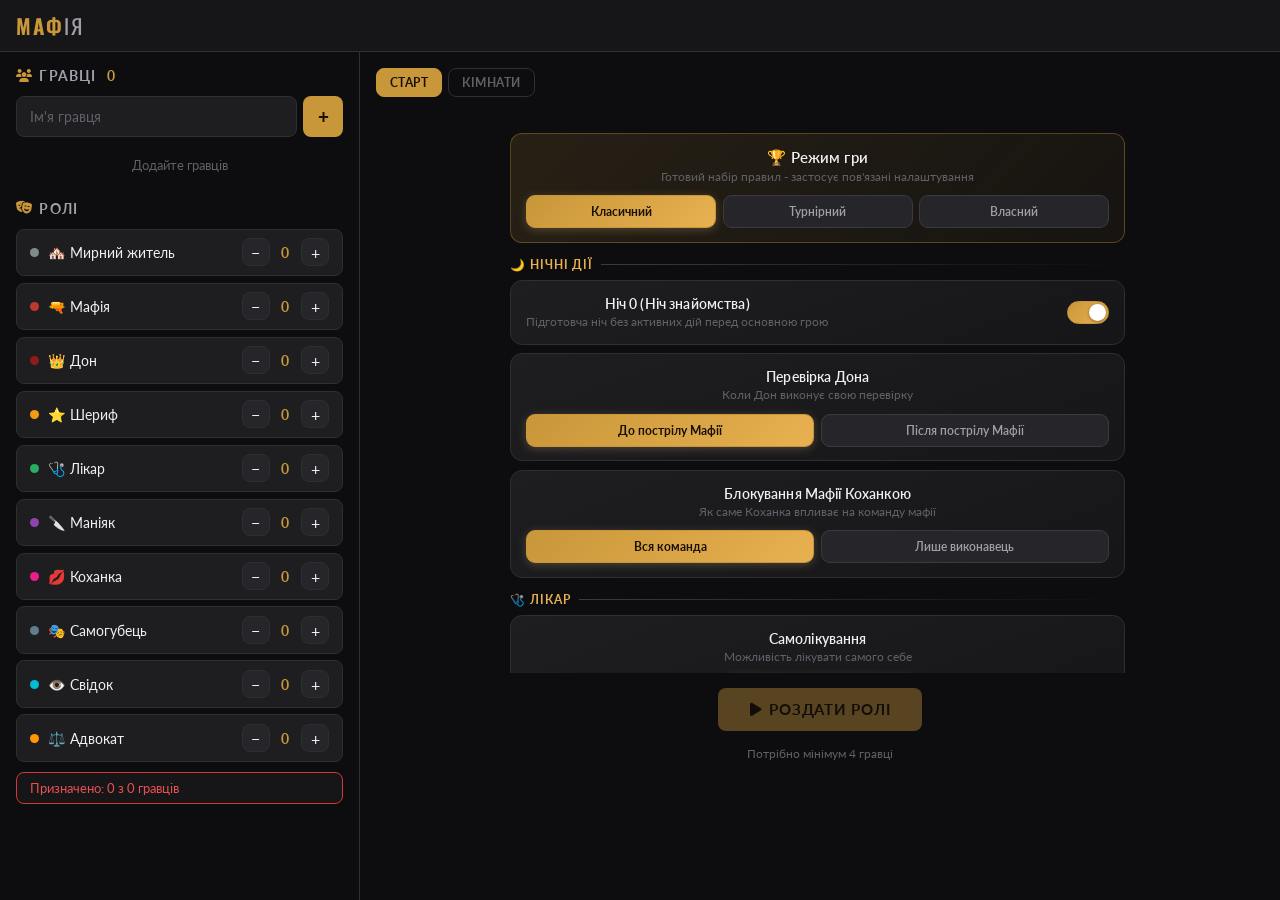
<file: mafia/game.html>
<!DOCTYPE html>
<html lang="uk">
<head>
  <meta charset="UTF-8">
  <meta name="viewport" content="width=device-width, initial-scale=1.0, maximum-scale=1.0">
  <title>Ігрова кімната - Мафія</title>
  <link href="https://fonts.googleapis.com/css2?family=Oswald:wght@400;500;600;700&family=Lato:wght@300;400;700&display=swap" rel="stylesheet">
  <link rel="stylesheet" href="https://cdnjs.cloudflare.com/ajax/libs/font-awesome/6.5.1/css/all.min.css">
  <link rel="stylesheet" href="style.css">
</head>
<body>
<div class="app" id="app">

  <nav class="nav">
    <a href="index.html" class="nav-logo" id="navLogo">МАФ<span>ІЯ</span></a>
    <div class="nav-right">
    </div>
  </nav>

  <!-- SETUP -->
  <div class="screen" id="setupScreen">
    <div class="setup-layout">
      <div class="setup-panel left">
        <div style="margin-bottom:1.25rem">
          <div class="section-title">
            <i class="fas fa-users"></i> Гравці
            <span id="playerCountBadge" style="color:var(--accent);margin-left:.3rem">0</span>
          </div>
          <div class="player-add-row">
            <input type="text" id="playerNameInput" placeholder="Ім'я гравця" maxlength="20" autocomplete="off">
            <button class="add-btn" id="addPlayerBtn">+</button>
          </div>
          <div class="player-list" id="playerList"></div>
        </div>
        <div>
          <div class="section-title"><i class="fas fa-masks-theater"></i> Ролі</div>
          <div class="roles-grid" id="rolesGrid"></div>
          <div class="roles-summary warn" id="rolesSummary">Додайте гравців і призначте ролі</div>
        </div>
      </div>
      <div class="setup-panel">
        <div class="setup-tabs">
          <button class="setup-tab active" data-tab="start">Старт</button>
          <button class="setup-tab" data-tab="rooms">Кімнати</button>
        </div>
        <div id="tabStart">
          <div class="setup-start">
            <div id="settingsSection" style="width:100%;max-width:620px;max-height:60vh;overflow-y:auto;padding-right:.3rem"></div>
            <button class="btn-primary" id="startIntroBtn" disabled style="font-size:.95rem;padding:.8rem 2rem">
              <i class="fas fa-play"></i> Роздати ролі
            </button>
            <div style="font-size:.78rem;color:var(--text3)" id="startHint">Додайте гравців та призначте ролі</div>
          </div>
        </div>
        <div id="tabRooms" style="display:none">
          <div style="margin-bottom:.75rem">
            <button class="btn-ghost btn-sm" id="saveRoomBtn" style="width:100%;justify-content:center">
              <i class="fas fa-save"></i> Зберегти поточну кімнату
            </button>
          </div>
          <div class="room-list" id="savedRoomsList"></div>
          <div style="color:var(--text3);font-size:.8rem;text-align:center;padding:.75rem;display:none" id="noRoomsMsg">Немає збережених кімнат</div>
        </div>
      </div>
    </div>
  </div>

  <!-- INTRO -->
  <div class="screen" id="introScreen">
    <div class="intro-screen-content">
      <div class="intro-progress">
        Гравець <strong id="introCurrentName">-</strong>
        <span id="introProgress"></span>
      </div>
      <div class="card-flip-wrap">
        <div class="card-flip" id="roleCard">
          <div class="card-face card-back-face">
            <div class="card-back-logo">МАФІЯ</div>
            <div class="card-back-sub">натисни щоб відкрити</div>
          </div>
          <div class="card-face card-front-face" id="cardFrontContent"></div>
        </div>
      </div>
      <div class="intro-actions">
        <button class="btn-secondary" id="introNextBtn" style="visibility:hidden">
          <i class="fas fa-arrow-right"></i> Наступний
        </button>
        <button class="btn-primary" id="introStartGameBtn" style="visibility:hidden">
          <i class="fas fa-moon"></i> Місто засинає
        </button>
        <button class="btn-ghost" id="introSkipBtn" style="opacity:.4;font-size:.78rem">
          <i class="fas fa-forward-fast"></i> [тест] пропустити картки
        </button>
      </div>
    </div>
  </div>

  <!-- GAME -->
  <div class="screen" id="gameScreen">
    <div class="phase-bar" id="phaseBar">
      <div class="phase-title" id="phaseTitle"><i class="fas fa-moon"></i> Ніч 0</div>
      <div class="timer-wrap">
        <button class="timer-btn timer-adj-hide" id="timerMinus" title="−15с"><i class="fas fa-minus"></i></button>
        <div class="timer-display stopped" id="timerDisplay">1:00</div>
        <button class="timer-btn" id="timerStartBtn" title="Старт/Пауза"><i class="fas fa-play"></i></button>
        <button class="timer-btn" id="timerReset" title="Скинути"><i class="fas fa-undo"></i></button>
        <button class="timer-btn timer-adj-hide" id="timerPlus" title="+15с"><i class="fas fa-plus"></i></button>
      </div>
      <div class="phase-actions">
        <button class="btn-ghost btn-sm" id="nextPhaseBtn">
          <i class="fas fa-forward"></i> <span id="nextPhaseLabel">День 1</span>
        </button>
        <button class="btn-danger btn-sm" id="endGameBtn" title="Завершити гру"><i class="fas fa-stop"></i></button>
      </div>
    </div>
    <div class="game-body">
      <div class="game-main" id="gameMain">
        <div id="nightActionsSection"></div>
        <div id="dayVotingSection"></div>
        <div>
          <div class="players-section-title">
            <i class="fas fa-user-check"></i> Активні
            <span id="aliveCountLabel" style="color:var(--accent);margin-left:.25rem"></span>
          </div>
          <div class="players-grid" id="alivePlayersGrid"></div>
          <div id="deadSection" style="display:none">
            <div class="players-section-title" style="margin-top:.75rem">
              <i class="fas fa-skull"></i> Вибули
              <span id="deadCountLabel" style="color:var(--text3);margin-left:.25rem"></span>
            </div>
            <div class="players-grid" id="deadPlayersGrid"></div>
          </div>
        </div>
      </div>
      <div class="game-sidebar">
        <div class="sidebar-tabs">
          <button class="stab active" data-stab="log">Лог</button>
          <button class="stab" data-stab="stats">Стан</button>
          <button class="stab" data-stab="notes">Нотатки</button>
        </div>
        <div class="sidebar-content" id="sidebarContent">
          <div id="logTab"><div id="eventLog"></div></div>
          <div id="statsTab" style="display:none"></div>
          <div id="notesTab" style="display:none;height:100%">
            <textarea class="notes-area" id="notesArea" placeholder="Нотатки ведучого..."></textarea>
          </div>
        </div>
      </div>
    </div>
  </div>

  <!-- END -->
  <div class="screen" id="endScreen">
    <div class="end-screen-content" id="endScreenContent">
      <div class="win-badge" id="winBadge"></div>
      <div class="win-title" id="winTitle"></div>
      <div class="win-subtitle" id="winSubtitle"></div>
      <div class="win-summary" id="winSummary"></div>
      <div style="display:flex;gap:.75rem;flex-wrap:wrap;justify-content:center">
        <button class="btn-primary" id="newGameAfterBtn"><i class="fas fa-redo"></i> Нова гра</button>
        <button class="btn-ghost" id="saveScreenshotBtn"><i class="fas fa-camera"></i> Зберегти фото</button>
      </div>
    </div>
  </div>

  <!-- MODAL -->
  <div class="modal-overlay" id="modalOverlay" style="display:none">
    <div class="modal-box">
      <div class="modal-title" id="modalTitle"></div>
      <div id="modalBody"></div>
      <div class="modal-actions" id="modalActions"></div>
    </div>
  </div>

  <!-- OVERLAYS -->
  <div class="t-overlay night-ov" id="nightOverlay" style="display:none">
    <div class="t-overlay-icon">🌙</div>
    <div class="t-overlay-text" id="nightOverlayText">НАСТАЄ НІЧ</div>
    <div class="t-overlay-sub">Всі одягають маски</div>
    <div class="t-overlay-cont">Торкнись будь-де щоб продовжити</div>
  </div>
  <div class="t-overlay day-ov" id="dayOverlay" style="display:none">
    <div class="t-overlay-icon" id="dayOverlayIcon">☀️</div>
    <div class="t-overlay-text">НАСТАЄ РАНОК</div>
    <div class="t-overlay-result" id="dayOverlayResult"></div>
    <div class="t-overlay-cont">Торкнись будь-де щоб продовжити</div>
  </div>

</div>
<script src="script.js"></script>
</body>
</html>
</file>
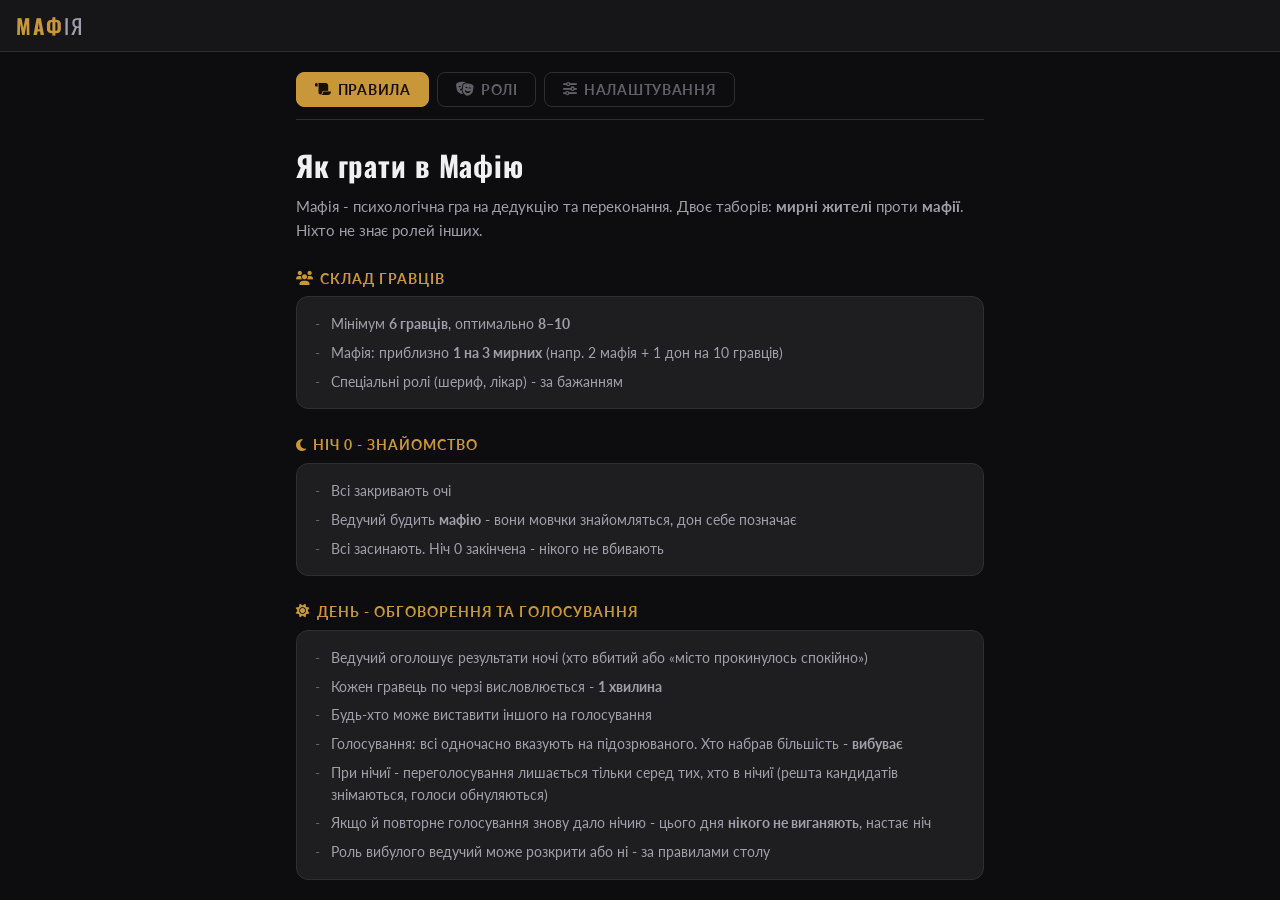
<file: mafia/rules.html>
<!DOCTYPE html>
<html lang="uk">
<head>
  <meta charset="UTF-8">
  <meta name="viewport" content="width=device-width, initial-scale=1.0, maximum-scale=1.0">
  <title>Правила та ролі - Мафія</title>
  <link href="https://fonts.googleapis.com/css2?family=Oswald:wght@400;500;600;700&family=Lato:wght@300;400;700&display=swap" rel="stylesheet">
  <link rel="stylesheet" href="https://cdnjs.cloudflare.com/ajax/libs/font-awesome/6.5.1/css/all.min.css">
  <link rel="stylesheet" href="style.css">
</head>
<body>
<div class="app">

  <nav class="nav">
    <a href="index.html" class="nav-logo">МАФ<span>ІЯ</span></a>
  </nav>

  <div class="screen active">
    <div class="info-page">

      <!-- Табс -->
      <div class="info-tabs" id="infoTabs">
        <button class="info-tab active" data-itab="rules">
          <i class="fas fa-scroll"></i> Правила
        </button>
        <button class="info-tab" data-itab="roles">
          <i class="fas fa-masks-theater"></i> Ролі
        </button>
        <button class="info-tab" data-itab="settings">
          <i class="fas fa-sliders"></i> Налаштування
        </button>
      </div>

      <!-- ── ПРАВИЛА ── -->
      <div id="itabRules" class="info-content">

        <div class="info-section">
          <h2 class="info-title">Як грати в Мафію</h2>
          <p class="info-lead">Мафія - психологічна гра на дедукцію та переконання. Двоє таборів: <strong>мирні жителі</strong> проти <strong>мафії</strong>. Ніхто не знає ролей інших.</p>
        </div>

        <div class="info-section">
          <div class="info-block-title"><i class="fas fa-users"></i> Склад гравців</div>
          <div class="info-card">
            <ul class="info-list">
              <li>Мінімум <strong>6 гравців</strong>, оптимально <strong>8–10</strong></li>
              <li>Мафія: приблизно <strong>1 на 3 мирних</strong> (напр. 2 мафія + 1 дон на 10 гравців)</li>
              <li>Спеціальні ролі (шериф, лікар) - за бажанням</li>
            </ul>
          </div>
        </div>

        <div class="info-section">
          <div class="info-block-title"><i class="fas fa-moon"></i> Ніч 0 - Знайомство</div>
          <div class="info-card">
            <ul class="info-list">
              <li>Всі закривають очі</li>
              <li>Ведучий будить <strong>мафію</strong> - вони мовчки знайомляться, дон себе позначає</li>
              <li>Всі засинають. Ніч 0 закінчена - нікого не вбивають</li>
            </ul>
          </div>
        </div>

        <div class="info-section">
          <div class="info-block-title"><i class="fas fa-sun"></i> День - Обговорення та голосування</div>
          <div class="info-card">
            <ul class="info-list">
              <li>Ведучий оголошує результати ночі (хто вбитий або «місто прокинулось спокійно»)</li>
              <li>Кожен гравець по черзі висловлюється - <strong>1 хвилина</strong></li>
              <li>Будь-хто може виставити іншого на голосування</li>
              <li>Голосування: всі одночасно вказують на підозрюваного. Хто набрав більшість - <strong>вибуває</strong></li>
              <li>При нічиї - переголосування лишається тільки серед тих, хто в нічиї (решта кандидатів знімаються, голоси обнуляються)</li>
              <li>Якщо й повторне голосування знову дало нічию - цього дня <strong>нікого не виганяють</strong>, настає ніч</li>
              <li>Роль вибулого ведучий може розкрити або ні - за правилами столу</li>
            </ul>
          </div>
        </div>

        <div class="info-section">
          <div class="info-block-title"><i class="fas fa-moon"></i> Ніч - Дії ролей</div>
          <div class="info-card">
            <ul class="info-list">
              <li>Всі закривають очі та мовчать</li>
              <li>Ведучий по черзі будить кожну роль. Стандартний порядок: <strong>Коханка → Адвокат → Дон → Мафія → Маніяк → Шериф → Лікар → Свідок</strong></li>
              <li>Позицію перевірки Дона (до чи після пострілу Мафії) можна змінити у вкладці «Налаштування» - детальніше там</li>
              <li>Кожна роль мовчки виконує свою дію (жестами або вказуванням)</li>
              <li>Всі засинають - ведучий обробляє дії</li>
            </ul>
          </div>
        </div>

        <div class="info-section">
          <div class="info-block-title"><i class="fas fa-star"></i> Кращий хід</div>
          <div class="info-card">
            <p class="info-text">Гравець, вбитий у <strong>першу бойову ніч</strong>, отримує право на «Кращий хід»: 20 секунд назвати трьох гравців яких він вважає мафією. Це єдиний шанс вплинути на гру після смерті.</p>
          </div>
        </div>

        <div class="info-section">
          <div class="info-block-title"><i class="fas fa-trophy"></i> Умови перемоги</div>
          <div class="info-cards-row">
            <div class="info-win-card civil">
              <div class="info-win-icon">🏆</div>
              <div class="info-win-title">Мирні перемагають</div>
              <div class="info-win-desc">Всі гравці мафії вибули з гри</div>
            </div>
            <div class="info-win-card mafia">
              <div class="info-win-icon">☠️</div>
              <div class="info-win-title">Мафія перемагає</div>
              <div class="info-win-desc">Кількість мафії ≥ кількості мирних</div>
            </div>
          </div>
        </div>

        <div class="info-section">
          <div class="info-block-title"><i class="fas fa-ban"></i> Фоли та дискваліфікація</div>
          <div class="info-card">
            <ul class="info-list">
              <li>Фол видається за порушення правил: підглядання вночі, зайві звуки, жести</li>
              <li><strong>3 фоли</strong> - попередження, гравець може продовжувати</li>
              <li><strong>4 фоли</strong> - дискваліфікація, гравець вибуває з гри (розкриття ролі при цьому залежить від налаштування «Розкриття ролей» у вкладці «Налаштування»)</li>
            </ul>
          </div>
        </div>

      </div>

      <!-- ── РОЛІ ── -->
      <div id="itabRoles" class="info-content" style="display:none">

        <div class="info-section">
          <h2 class="info-title">Ролі гравців</h2>
          <p class="info-lead">Кожен гравець отримує таємну роль. Ніхто крім ведучого не знає хто ким є.</p>
        </div>

        <!-- Мирний -->
        <div class="role-info-card team-civil-card">
          <div class="role-info-header">
            <span class="role-info-emoji">🏘️</span>
            <div>
              <div class="role-info-name">Мирний житель</div>
              <div class="role-info-team civil-team">Команда мирних</div>
            </div>
          </div>
          <p class="role-info-desc">Основа міста. Не має нічних дій, але є голосом совісті вдень.</p>
          <div class="role-info-grid">
            <div class="role-info-block">
              <div class="role-info-block-title">✅ Може</div>
              <ul class="info-list sm">
                <li>Вільно говорити і висувати версії вдень</li>
                <li>Голосувати за вибування підозрюваних</li>
                <li>Виявляти мафію логікою і спостереженням</li>
              </ul>
            </div>
            <div class="role-info-block">
              <div class="role-info-block-title">❌ Не може</div>
              <ul class="info-list sm">
                <li>Виконувати будь-які нічні дії</li>
                <li>Розкривати свою роль (якщо це не вигідно)</li>
              </ul>
            </div>
          </div>
          <div class="role-info-tip">💡 <strong>Порада:</strong> Слідкуй за поведінкою вдень - хто надто мовчить, хто надто активно захищає інших.</div>
        </div>

        <!-- Мафія -->
        <div class="role-info-card team-mafia-card">
          <div class="role-info-header">
            <span class="role-info-emoji">🔫</span>
            <div>
              <div class="role-info-name">Мафія</div>
              <div class="role-info-team mafia-team">Команда мафії</div>
            </div>
          </div>
          <p class="role-info-desc">Злочинець що прикидається мирним вдень і вбиває вночі.</p>
          <div class="role-info-grid">
            <div class="role-info-block">
              <div class="role-info-block-title">✅ Може</div>
              <ul class="info-list sm">
                <li>Вночі разом з командою вибирати жертву</li>
                <li>Вдень прикидатись мирним</li>
                <li>Брехати, переконувати, відводити підозри</li>
                <li>Знати хто є ким у своїй команді</li>
              </ul>
            </div>
            <div class="role-info-block">
              <div class="role-info-block-title">❌ Не може</div>
              <ul class="info-list sm">
                <li>Діяти самостійно - рішення командне</li>
                <li>Вбити більше однієї людини за ніч</li>
              </ul>
            </div>
          </div>
          <div class="role-info-tip">💡 <strong>Порада:</strong> Не мовч вдень - це підозріло. Активно звинувачуй мирних і захищай партнерів непомітно.</div>
        </div>

        <!-- Дон -->
        <div class="role-info-card team-mafia-card">
          <div class="role-info-header">
            <span class="role-info-emoji">👑</span>
            <div>
              <div class="role-info-name">Дон</div>
              <div class="role-info-team mafia-team">Команда мафії - Лідер</div>
            </div>
          </div>
          <p class="role-info-desc">Лідер мафії з додатковою здатністю - може вираховувати шерифа.</p>
          <div class="role-info-grid">
            <div class="role-info-block">
              <div class="role-info-block-title">✅ Може</div>
              <ul class="info-list sm">
                <li>Все що може звичайна мафія</li>
                <li>Вночі перевірити одного гравця: чи є він Шерифом</li>
                <li>Координувати команду мафії</li>
              </ul>
            </div>
            <div class="role-info-block">
              <div class="role-info-block-title">❌ Не може</div>
              <ul class="info-list sm">
                <li>Перевіряти більше одного гравця за ніч</li>
                <li>Перевірка показує тільки «Шериф / Не шериф»</li>
              </ul>
            </div>
          </div>
          <div class="role-info-tip">💡 <strong>Порада:</strong> Пріоритет - знайти і нейтралізувати шерифа поки він не розкрив всю команду.</div>
        </div>

        <!-- Шериф -->
        <div class="role-info-card team-civil-card">
          <div class="role-info-header">
            <span class="role-info-emoji">⭐</span>
            <div>
              <div class="role-info-name">Шериф</div>
              <div class="role-info-team civil-team">Команда мирних - Детектив</div>
            </div>
          </div>
          <p class="role-info-desc">Головний детектив міста. Щоночі перевіряє одного гравця на причетність до мафії.</p>
          <div class="role-info-grid">
            <div class="role-info-block">
              <div class="role-info-block-title">✅ Може</div>
              <ul class="info-list sm">
                <li>Щоночі перевірити одного гравця: мафія чи ні</li>
                <li>Ділитись інформацією з мирними вдень</li>
                <li>Відкритися як шериф щоб підтвердити підозри</li>
              </ul>
            </div>
            <div class="role-info-block">
              <div class="role-info-block-title">❌ Не може</div>
              <ul class="info-list sm">
                <li>Перевіряти більше одного гравця за ніч</li>
                <li>Відразу вбити знайденого мафіозі</li>
                <li>Розкриватись надто рано - стане мішенню</li>
              </ul>
            </div>
          </div>
          <div class="role-info-tip">💡 <strong>Порада:</strong> Не розкривайся поки не маєш достатньо інформації. Мафія полює на шерифа в першу чергу.</div>
        </div>

        <!-- Лікар -->
        <div class="role-info-card team-civil-card">
          <div class="role-info-header">
            <span class="role-info-emoji">🩺</span>
            <div>
              <div class="role-info-name">Лікар</div>
              <div class="role-info-team civil-team">Команда мирних - Захисник</div>
            </div>
          </div>
          <p class="role-info-desc">Рятує гравців від смерті. Якщо лікар вибере ту ж людину що мафія - вбивства не станеться.</p>
          <div class="role-info-grid">
            <div class="role-info-block">
              <div class="role-info-block-title">✅ Може</div>
              <ul class="info-list sm">
                <li>Щоночі рятувати одного гравця від вбивства</li>
                <li>Рятувати себе (але не більше одного разу за гру)</li>
                <li>Захищати підозрюваного шерифа</li>
              </ul>
            </div>
            <div class="role-info-block">
              <div class="role-info-block-title">❌ Не може</div>
              <ul class="info-list sm">
                <li>Рятувати одну людину два рази поспіль</li>
                <li>Знати хто мафія</li>
                <li>Рятувати вже вбитих або вигнаних</li>
              </ul>
            </div>
          </div>
          <div class="role-info-tip">💡 <strong>Порада:</strong> Намагайся вгадати хто стане мішенню. Захисти шерифа або найактивнішого мирного.</div>
        </div>

        <!-- Коханка -->
        <div class="role-info-card team-civil-card">
          <div class="role-info-header">
            <span class="role-info-emoji">💋</span>
            <div>
              <div class="role-info-name">Коханка</div>
              <div class="role-info-team civil-team">Команда мирних - Блокувальниця</div>
            </div>
          </div>
          <p class="role-info-desc">Вночі відвідує одного гравця і блокує його нічну дію - той не зможе вбити, лікувати, перевіряти чи захищати цієї ночі.</p>
          <div class="role-info-grid">
            <div class="role-info-block">
              <div class="role-info-block-title">✅ Може</div>
              <ul class="info-list sm">
                <li>Щоночі заблокувати дію одного гравця (мафії, дона, шерифа, лікаря, маніяка, адвоката чи свідка)</li>
                <li>Заздалегідь "знешкодити" підозрюваного мафіозі</li>
              </ul>
            </div>
            <div class="role-info-block">
              <div class="role-info-block-title">❌ Не може</div>
              <ul class="info-list sm">
                <li>Блокувати двох гравців за одну ніч</li>
                <li>Дізнатись чию саме роль вона заблокувала</li>
              </ul>
            </div>
          </div>
          <div class="role-info-tip">💡 <strong>Порада:</strong> Блокуй того, кого підозрюєш у мафії, навіть без підтвердження від шерифа - це може врятувати чиєсь життя.</div>
        </div>

        <!-- Маніяк -->
        <div class="role-info-card" style="border-left:3px solid rgba(142,68,173,.5)">
          <div class="role-info-header">
            <span class="role-info-emoji">🔪</span>
            <div>
              <div class="role-info-name">Маніяк</div>
              <div class="role-info-team" style="color:#9b59b6">Незалежний - Одинак</div>
            </div>
          </div>
          <p class="role-info-desc">Самотній вбивця поза командами. Вбиває вночі незалежно від мафії. Перемагає, якщо лишається останнім живим або один проти одного мирного.</p>
          <div class="role-info-grid">
            <div class="role-info-block">
              <div class="role-info-block-title">✅ Може</div>
              <ul class="info-list sm">
                <li>Щоночі обирати власну ціль для вбивства</li>
                <li>Діяти незалежно - навіть проти мафії</li>
                <li>Перемогти одноосібно, без союзників</li>
              </ul>
            </div>
            <div class="role-info-block">
              <div class="role-info-block-title">❌ Не може</div>
              <ul class="info-list sm">
                <li>Вбити більше однієї людини за ніч</li>
                <li>Перемогти, поки в живих лишається і мафія, і мирні</li>
              </ul>
            </div>
          </div>
          <div class="role-info-tip">💡 <strong>Порада:</strong> Вдень поводься як звичайний мирний - у тебе немає команди, яка тебе прикриє.</div>
        </div>

        <!-- Самогубець -->
        <div class="role-info-card" style="border-left:3px solid rgba(96,125,139,.5)">
          <div class="role-info-header">
            <span class="role-info-emoji">🎭</span>
            <div>
              <div class="role-info-name">Самогубець</div>
              <div class="role-info-team" style="color:#90a4ae">Незалежний - Особлива мета</div>
            </div>
          </div>
          <p class="role-info-desc">Незвичайна мета: хоче, щоб місто вигнало його голосуванням вдень. Перемагає одразу, якщо це станеться. Програє, якщо його вбили вночі.</p>
          <div class="role-info-grid">
            <div class="role-info-block">
              <div class="role-info-block-title">✅ Може</div>
              <ul class="info-list sm">
                <li>Перемогти одноосібно, якщо його вигнали голосуванням вдень</li>
                <li>Навмисно поводитись підозріло, щоб напроситись на вигнання</li>
              </ul>
            </div>
            <div class="role-info-block">
              <div class="role-info-block-title">❌ Не може</div>
              <ul class="info-list sm">
                <li>Перемогти, якщо його вбили вночі (мафія чи маніяк)</li>
                <li>Сам голосувати за власне вигнання - рішення завжди за містом</li>
              </ul>
            </div>
          </div>
          <div class="role-info-tip">💡 <strong>Порада:</strong> Розкажи історію, через яку хочеться тебе вигнати - але не настільки очевидну, щоб тебе вбили вночі замість цього.</div>
        </div>

        <!-- Свідок -->
        <div class="role-info-card team-civil-card">
          <div class="role-info-header">
            <span class="role-info-emoji">👁️</span>
            <div>
              <div class="role-info-name">Свідок</div>
              <div class="role-info-team civil-team">Команда мирних - Спостерігач</div>
            </div>
          </div>
          <p class="role-info-desc">Вночі стежить за одним гравцем і дізнається <strong>ім'я</strong> того, хто до нього приходив - але не роль відвідувача. Висновки доведеться робити самостійно.</p>
          <div class="role-info-grid">
            <div class="role-info-block">
              <div class="role-info-block-title">✅ Може</div>
              <ul class="info-list sm">
                <li>Щоночі стежити за одним гравцем і дізнатись ім'я відвідувача (якщо хтось приходив)</li>
                <li>Ділитися спостереженнями з мирними вдень</li>
              </ul>
            </div>
            <div class="role-info-block">
              <div class="role-info-block-title">❌ Не може</div>
              <ul class="info-list sm">
                <li>Дізнатись роль відвідувача напряму - лише його ім'я</li>
                <li>Стежити за двома гравцями одночасно</li>
              </ul>
            </div>
          </div>
          <div class="role-info-tip">💡 <strong>Порада:</strong> Зіставляй ім'я відвідувача з тим, що гравці кажуть вдень - невідповідності можуть викрити мафію.</div>
        </div>

        <!-- Адвокат -->
        <div class="role-info-card team-mafia-card">
          <div class="role-info-header">
            <span class="role-info-emoji">⚖️</span>
            <div>
              <div class="role-info-name">Адвокат</div>
              <div class="role-info-team mafia-team">Команда мафії - Прикриття</div>
            </div>
          </div>
          <p class="role-info-desc">Прикриває одного гравця своєї команди вночі - якщо Шериф перевірить захищеного, перевірка покаже «мирний» замість «мафія».</p>
          <div class="role-info-grid">
            <div class="role-info-block">
              <div class="role-info-block-title">✅ Може</div>
              <ul class="info-list sm">
                <li>Щоночі захистити одного гравця мафії від перевірки Шерифа</li>
                <li>Знати хто є мафією у своїй команді</li>
              </ul>
            </div>
            <div class="role-info-block">
              <div class="role-info-block-title">❌ Не може</div>
              <ul class="info-list sm">
                <li>Захищати мирних гравців - лише членів своєї команди</li>
                <li>Захистити більше одного гравця за ніч</li>
              </ul>
            </div>
          </div>
          <div class="role-info-tip">💡 <strong>Порада:</strong> Захищай того, кого підозрюють найбільше - саме на ньому Шериф найімовірніше перевірятиме.</div>
        </div>

      </div>

      <!-- ── НАЛАШТУВАННЯ ── -->
      <div id="itabSettings" class="info-content" style="display:none">

        <div class="info-section">
          <h2 class="info-title">Налаштування гри</h2>
          <p class="info-lead">Усе, що можна тонко підлаштувати під свій стіл: правила ролей, розкриття інформації, умови перемоги. Знаходиться на екрані створення кімнати, вкладка «Старт».</p>
        </div>

        <div class="info-section">
          <div class="info-block-title"><i class="fas fa-trophy"></i> Режим гри</div>
          <p class="info-text" style="margin-bottom:.4rem">Готовий набір правил одним натисканням - застосовує одразу цілу групу пов'язаних налаштувань.</p>
          <div class="gamemode-cards">
            <div class="gamemode-card">
              <div class="gamemode-card-title">🎯 Класичний</div>
              <div class="gamemode-card-desc">Стандартні дружні правила: Дон перевіряє <strong>до</strong> пострілу Мафії, Лікар може врятувати себе <strong>1 раз</strong> за гру.</div>
            </div>
            <div class="gamemode-card">
              <div class="gamemode-card-title">🏆 Турнірний</div>
              <div class="gamemode-card-desc">Суворіші правила: Дон перевіряє <strong>після</strong> пострілу Мафії, самолікування Лікаря <strong>заборонено</strong>. Максимум <strong>10 гравців</strong>, ролі обмежені: Мирний / Мафія / Дон / Шериф.</div>
            </div>
            <div class="gamemode-card">
              <div class="gamemode-card-title">🛠️ Власний</div>
              <div class="gamemode-card-desc">Будь-яка комбінація налаштувань нижче вручну, без обмежень на ролі чи кількість гравців.</div>
            </div>
          </div>
          <div class="setting-info-example">💡 Зміна будь-якого окремого налаштування вручну автоматично перемикає режим на «Власний» - крім переходу між Класичним і Власним, що не чіпає вже обрані ролі.</div>
        </div>

        <div class="settings-cat-title">🌙 Нічні дії</div>

        <div class="setting-info-card">
          <div class="setting-info-name">Ніч 0 (Ніч знайомства)</div>
          <div class="setting-info-desc">Підготовча ніч перед основною грою: мафія мовчки знайомиться одне з одним, Дон себе позначає. Ніхто не гине - це відбувається ще до Дня 1.</div>
          <div class="setting-info-example">📌 Послідовність з увімкненою Ніч 0: Ніч 0 → День 1 → Ніч 1 → День 2 → Ніч 2 ...</div>
        </div>

        <div class="setting-info-card">
          <div class="setting-info-name">Перевірка Дона</div>
          <div class="setting-info-desc">Коли саме Дон виконує свою перевірку на Шерифа відносно пострілу Мафії тієї ж ночі.</div>
          <div class="setting-info-opts">
            <span class="setting-info-opt">До пострілу Мафії</span>
            <span class="setting-info-opt">Після пострілу Мафії</span>
          </div>
          <div class="flow-diagram">
            <div class="flow-step">Коханка</div><span class="flow-arrow">→</span>
            <div class="flow-step">Адвокат</div><span class="flow-arrow">→</span>
            <div class="flow-step hl">Дон</div><span class="flow-arrow">→</span>
            <div class="flow-step">Мафія</div><span class="flow-arrow">→</span>
            <div class="flow-step">Маніяк</div><span class="flow-arrow">→</span>
            <div class="flow-step">Шериф</div><span class="flow-arrow">→</span>
            <div class="flow-step">Лікар</div><span class="flow-arrow">→</span>
            <div class="flow-step">Свідок</div>
          </div>
          <div class="setting-info-desc" style="margin:.2rem 0 .4rem">↑ «До пострілу Мафії» (за замовчуванням). При «Після пострілу Мафії» Дон і Мафія міняються місцями:</div>
          <div class="flow-diagram">
            <div class="flow-step">Коханка</div><span class="flow-arrow">→</span>
            <div class="flow-step">Адвокат</div><span class="flow-arrow">→</span>
            <div class="flow-step">Мафія</div><span class="flow-arrow">→</span>
            <div class="flow-step hl">Дон</div><span class="flow-arrow">→</span>
            <div class="flow-step">Маніяк</div><span class="flow-arrow">→</span>
            <div class="flow-step">Шериф</div><span class="flow-arrow">→</span>
            <div class="flow-step">Лікар</div><span class="flow-arrow">→</span>
            <div class="flow-step">Свідок</div>
          </div>
        </div>

        <div class="setting-info-card">
          <div class="setting-info-name">Блокування Мафії Коханкою</div>
          <div class="setting-info-desc">Як саме нічний візит Коханки до мафіозі впливає на постріл команди мафії цієї ночі.</div>
          <div class="setting-info-opts">
            <span class="setting-info-opt">Вся команда</span>
            <span class="setting-info-opt">Лише виконавець</span>
          </div>
          <div class="setting-info-example">
            📌 <strong>Вся команда</strong> - постріл зривається, якщо Коханка заблокувала БУДЬ-КОГО живого з Мафії чи Дона.<br>
            📌 <strong>Лише виконавець</strong> - кожної ночі гра таємно (навіть від ведучого) обирає одного живого мафіозі/Дона «виконавцем». Постріл зривається лише якщо Коханка прийшла саме до нього. Якщо вона заблокує будь-кого іншого - постріл все одно відбудеться. Цей режим робить блокування рідшим і випадковим.
          </div>
        </div>

        <div class="settings-cat-title">🩺 Лікар</div>

        <div class="setting-info-card">
          <div class="setting-info-name">Самолікування</div>
          <div class="setting-info-desc">Чи може Лікар вночі врятувати самого себе.</div>
          <div class="setting-info-opts">
            <span class="setting-info-opt">Без обмежень</span>
            <span class="setting-info-opt">Один раз за гру</span>
            <span class="setting-info-opt">Заборонено</span>
          </div>
        </div>

        <div class="setting-info-card">
          <div class="setting-info-name">Повторне лікування</div>
          <div class="setting-info-desc">Чи можна вилікувати ту саму людину дві ночі поспіль підряд.</div>
          <div class="setting-info-opts">
            <span class="setting-info-opt">Дозволено</span>
            <span class="setting-info-opt">Заборонено</span>
          </div>
        </div>

        <div class="setting-info-card">
          <div class="setting-info-name">Сила лікування</div>
          <div class="setting-info-desc">Що станеться, якщо ту саму ціль цієї ночі атакують і Мафія, і Маніяк одночасно.</div>
          <div class="setting-info-opts">
            <span class="setting-info-opt">Від 1 нападу</span>
            <span class="setting-info-opt">Повний імунітет</span>
          </div>
          <div class="setting-info-example">📌 «Від 1 нападу» - Лікар відіб'є лише перший з двох нападів (постріл Мафії), і гравець все одно загине від Маніяка. «Повний імунітет» - гравець виживе, попри подвійну атаку.</div>
        </div>

        <div class="settings-cat-title">👮 Шериф та перевірки</div>

        <div class="setting-info-card">
          <div class="setting-info-name">Режим перевірки Шерифа</div>
          <div class="setting-info-desc">Який саме результат бачить Шериф, коли перевіряє гравця вночі.</div>
          <div class="setting-info-opts">
            <span class="setting-info-opt">Мафія/ні</span>
            <span class="setting-info-opt">Свій/чужий</span>
          </div>
          <div class="setting-info-example">📌 «Мафія/ні» показує «Мафія» лише для Мафії й Дона. «Свій/чужий» вважає ворогом ще й Маніяка - показує «Ворог» для Мафії, Дона й Маніяка, «Свій» для решти.</div>
        </div>

        <div class="setting-info-card">
          <div class="setting-info-name">Перевірка Самогубці</div>
          <div class="setting-info-desc">Що покаже перевірка Шерифа, якщо його ціллю виявився Самогубець.</div>
          <div class="setting-info-opts">
            <span class="setting-info-opt">Мирний</span>
            <span class="setting-info-opt">Чорний</span>
            <span class="setting-info-opt">Особливий статус</span>
          </div>
          <div class="setting-info-example">📌 «Чорний» - Шериф побачить його як загрозу (Мафія/Ворог), хоча Самогубець ні на чиєму боці - зручна пастка для перевірки. «Особливий статус» одразу натякає Шерифу, що ціль - не звичайний мирний.</div>
        </div>

        <div class="setting-info-card">
          <div class="setting-info-name">Видимість ролей</div>
          <div class="setting-info-desc">Наскільки детальний результат отримує Шериф/Дон при перевірці.</div>
          <div class="setting-info-opts">
            <span class="setting-info-opt">Тільки колір</span>
            <span class="setting-info-opt">Точна роль</span>
          </div>
          <div class="setting-info-example">📌 «Тільки колір» - лише «мафія/мирний» чи «свій/ворог». «Точна роль» показує саме назву ролі (напр. «Маніяк», «Лікар») і має пріоритет над налаштуванням перевірки Самогубці.</div>
        </div>

        <div class="settings-cat-title">☠️ Особливі ролі</div>

        <div class="setting-info-card">
          <div class="setting-info-name">Помста Самогубці</div>
          <div class="setting-info-desc">Якщо гравців вигнали голосуванням і серед них Самогубець - він забирає з собою ще одного гравця за власним вибором.</div>
        </div>

        <div class="setting-info-card">
          <div class="setting-info-name">Серцевий напад Коханки</div>
          <div class="setting-info-desc">Якщо цієї ночі загинув гравець, якого відвідувала Коханка - вона теж гине разом з ним (взаємна втрата).</div>
        </div>

        <div class="settings-cat-title">👁️ Інформація після смерті</div>

        <div class="setting-info-card">
          <div class="setting-info-name">Розкриття ролей</div>
          <div class="setting-info-desc">Скільки інформації про роль дізнаються всі гравці одразу після того, як хтось вибув (вбитий, вигнаний, дискваліфікований).</div>
          <div class="setting-info-opts">
            <span class="setting-info-opt">Повна роль</span>
            <span class="setting-info-opt">Лише команда</span>
            <span class="setting-info-opt">Приховано</span>
          </div>
        </div>

        <div class="setting-info-card">
          <div class="setting-info-name">Кращий хід</div>
          <div class="setting-info-desc">Гравець, вбитий саме у першу бойову ніч (не рахуючи Ніч 0), отримує право назвати трьох підозрюваних - єдиний шанс вплинути на гру після смерті.</div>
        </div>

        <div class="settings-cat-title">🏆 Умови перемоги</div>

        <div class="setting-info-card">
          <div class="setting-info-name">Фінал: Мафія vs Маніяк</div>
          <div class="setting-info-desc">Хто перемагає, якщо в живих лишились тільки Мафія і Маніяк (без жодного мирного).</div>
          <div class="setting-info-opts">
            <span class="setting-info-opt">Мафія</span>
            <span class="setting-info-opt">Маніяк</span>
            <span class="setting-info-opt">Нічия</span>
          </div>
        </div>

        <div class="setting-info-card">
          <div class="setting-info-name">Повне взаємне знищення</div>
          <div class="setting-info-desc">Хто перемагає в рідкісному випадку, коли живих гравців не лишилось узагалі (усі загинули однієї ночі).</div>
          <div class="setting-info-opts">
            <span class="setting-info-opt">Мирні</span>
            <span class="setting-info-opt">Нічия</span>
            <span class="setting-info-opt">Темні</span>
          </div>
          <div class="setting-info-example">📌 «Темні» - перевага темній стороні: якщо серед загиблих не було Маніяка - перемагає Мафія; якщо не було Мафії - перемагає Маніяк; якщо не було жодного з них - використовується результат налаштування «Фінал: Мафія vs Маніяк».</div>
        </div>

        <div class="settings-cat-title">⚙️ Додатково</div>

        <div class="setting-info-card">
          <div class="setting-info-name">Система фолів</div>
          <div class="setting-info-desc">Ведучий видає фол гравцю за порушення тиші/правил вночі чи регламенту вдень. При <strong>4-му фолі</strong> гравець автоматично дискваліфікується і вибуває з гри.</div>
        </div>

        <div class="setting-info-card">
          <div class="setting-info-name">Імунітет першої ночі</div>
          <div class="setting-info-desc">Заздалегідь обрані гравці (перед стартом гри) не можуть загинути в першу бойову ніч - ні від Мафії, ні від Маніяка.</div>
        </div>

        <div class="setting-info-card">
          <div class="setting-info-name">Сортування гравців</div>
          <div class="setting-info-desc">Порядок відображення списку гравців у ведучого.</div>
          <div class="setting-info-opts">
            <span class="setting-info-opt">За номером</span>
            <span class="setting-info-opt">За ролями</span>
          </div>
        </div>

        <div class="setting-info-card">
          <div class="setting-info-name">Підказки для ведучого</div>
          <div class="setting-info-desc">Показує додаткові підказки просто в інтерфейсі під час гри - зручно для новачків-ведучих.</div>
        </div>

      </div>
    </div>
  </div>

</div>
<script>
  document.querySelectorAll('.info-tab').forEach(t => t.addEventListener('click', () => {
    document.querySelectorAll('.info-tab').forEach(x => x.classList.remove('active'));
    t.classList.add('active');
    document.getElementById('itabRules').style.display    = t.dataset.itab === 'rules'    ? 'block' : 'none';
    document.getElementById('itabRoles').style.display    = t.dataset.itab === 'roles'    ? 'block' : 'none';
    document.getElementById('itabSettings').style.display = t.dataset.itab === 'settings' ? 'block' : 'none';
  }));
</script>
</body>
</html>
</file>
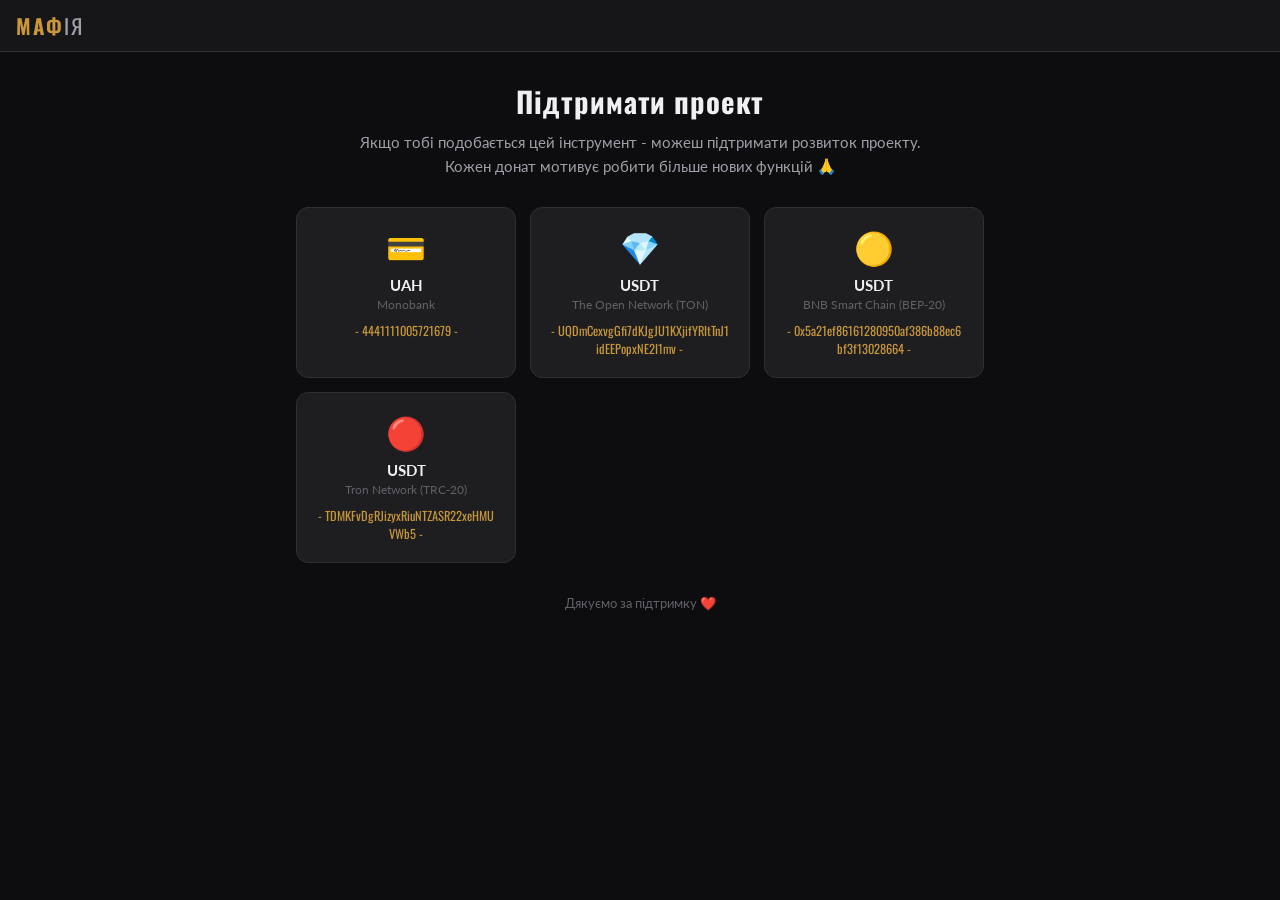
<file: mafia/support.html>
<!DOCTYPE html>
<html lang="uk">
<head>
  <meta charset="UTF-8">
  <meta name="viewport" content="width=device-width, initial-scale=1.0, maximum-scale=1.0">
  <title>Підтримати - Мафія</title>
  <link href="https://fonts.googleapis.com/css2?family=Oswald:wght@400;500;600;700&family=Lato:wght@300;400;700&display=swap" rel="stylesheet">
  <link rel="stylesheet" href="https://cdnjs.cloudflare.com/ajax/libs/font-awesome/6.5.1/css/all.min.css">
  <link rel="stylesheet" href="style.css">
</head>
<body>
<div class="app">

  <nav class="nav">
    <a href="index.html" class="nav-logo">МАФ<span>ІЯ</span></a>
  </nav>

  <div class="screen active">
    <div class="info-page">

      <div class="info-section" style="text-align:center;padding-top:.5rem">
        <h2 class="info-title">Підтримати проект</h2>
        <p class="info-lead">Якщо тобі подобається цей інструмент - можеш підтримати розвиток проекту.<br>Кожен донат мотивує робити більше нових функцій 🙏</p>
      </div>

      <div class="support-grid">

        <div class="support-card">
          <div class="support-card-icon">💳</div>
          <div class="support-card-title">UAH</div>
          <div class="support-card-desc">Monobank</div>
          <div class="support-card-value">- 4441111005721679 -</div>
        </div>

        <div class="support-card">
          <div class="support-card-icon">💎</div>
          <div class="support-card-title">USDT</div>
          <div class="support-card-desc">The Open Network (TON)</div>
          <div class="support-card-value">- UQDmCexvgGfi7dKJgJU1KXjifYRItTnJ1idEEPopxNE2I1mv -</div>
        </div>

        <div class="support-card">
          <div class="support-card-icon">🟡</div>
          <div class="support-card-title">USDT</div>
          <div class="support-card-desc">BNB Smart Chain (BEP-20)</div>
          <div class="support-card-value">- 0x5a21ef86161280950af386b88ec6bf3f13028664 -</div>
        </div>

        <div class="support-card">
          <div class="support-card-icon">🔴</div>
          <div class="support-card-title">USDT</div>
          <div class="support-card-desc">Tron Network (TRC-20)</div>
          <div class="support-card-value">- TDMKFvDgRJizyxRiuNTZASR22xeHMUVWb5 -</div>
        </div>

      </div>

      <div style="text-align:center;margin-top:2rem">
        <p style="font-size:.82rem;color:var(--text3)">Дякуємо за підтримку ❤️</p>
      </div>

    </div>
  </div>

</div>
</body>
</html>
</file>
<file: mafia/style.css>
/* ============================================================
   МАФІЯ - Ведучий | style.css
   ============================================================ */

/* ── ЗМІННІ ── */
:root {
  --bg:       #0d0d0f;
  --surface:  #161618;
  --surface2: #1e1e21;
  --surface3: #26262a;
  --border:   #2e2e33;
  --border2:  #3a3a40;
  --text:     #f0f0f2;
  --text2:    #a0a0aa;
  --text3:    #606068;
  --accent:   #c8973a;
  --accent2:  #e8b050;
  --red:      #d63636;
  --red2:     #e85050;
  --green:    #2ecc71;
  --green2:   #45e085;
  --blue:     #4a90d9;
  --blue2:    #6aaae9;
  --radius:   8px;
  --radius2:  12px;
  --nav-h:    52px;
}

/* ── RESET ── */
* { box-sizing: border-box; margin: 0; padding: 0; }
html { height: 100%; }
body {
  height: 100%;
  font-family: 'Lato', sans-serif;
  background: var(--bg);
  color: var(--text);
  overflow-x: hidden;
}
h1, h2, h3, h4 { font-family: 'Oswald', sans-serif; letter-spacing: .03em; }
button {
  cursor: pointer;
  font-family: 'Lato', sans-serif;
  border: none;
  outline: none;
  transition: all .2s;
  -webkit-tap-highlight-color: transparent;
}
input, select, textarea { font-family: 'Lato', sans-serif; outline: none; }

/* ── SCROLLBAR ── */
::-webkit-scrollbar { width: 4px; height: 4px; }
::-webkit-scrollbar-track { background: var(--surface); }
::-webkit-scrollbar-thumb { background: var(--border2); border-radius: 2px; }

/* ============================================================
   APP SHELL
   ============================================================ */
.app    { height: 100vh; display: flex; flex-direction: column; overflow: hidden; }
.screen { display: none; flex: 1; flex-direction: column; min-height: 0; }
.screen.active { display: flex; }

/* ============================================================
   NAV
   ============================================================ */
.nav {
  background: var(--surface);
  border-bottom: 1px solid var(--border);
  padding: 0 1rem;
  height: var(--nav-h);
  display: flex;
  align-items: center;
  justify-content: space-between;
  flex-shrink: 0;
  z-index: 100;
  position: relative;
}
.nav-logo {
  font-family: 'Oswald', sans-serif;
  font-size: 1.3rem;
  font-weight: 700;
  color: var(--accent);
  letter-spacing: .1em;
  text-transform: uppercase;
}
.nav-logo span { color: var(--text2); font-weight: 400; }
.nav-right { display: flex; gap: .4rem; align-items: center; }
.nav-btn {
  background: none;
  color: var(--text2);
  padding: .35rem .6rem;
  border-radius: var(--radius);
  font-size: .82rem;
  display: flex;
  align-items: center;
  gap: .35rem;
  border: 1px solid transparent;
}
.nav-btn:hover { background: var(--surface2); color: var(--text); border-color: var(--border); }

.nav-phase-badge {
  padding: .25rem .7rem;
  border-radius: 20px;
  font-family: 'Oswald', sans-serif;
  font-size: .82rem;
  font-weight: 600;
  letter-spacing: .05em;
  display: none;
  align-items: center;
  gap: .35rem;
}
.nav-phase-badge.night {
  display: flex;
  background: rgba(10, 10, 30, .9);
  border: 1px solid #3a3a6a;
  color: #9898ff;
}
.nav-phase-badge.day {
  display: flex;
  background: rgba(30, 20, 5, .9);
  border: 1px solid #6a5a20;
  color: var(--accent2);
}

/* ============================================================
   BUTTONS
   ============================================================ */
a.btn-primary, a.btn-secondary, a.btn-ghost, a.btn-danger, a.btn-success, a.nav-logo {
  text-decoration: none;
  cursor: pointer;
}

.btn-primary {
  background: var(--accent);
  color: #1a0f00;
  font-weight: 700;
  padding: .7rem 1.6rem;
  border-radius: var(--radius);
  font-size: .95rem;
  display: inline-flex;
  align-items: center;
  gap: .5rem;
  text-transform: uppercase;
  letter-spacing: .05em;
}
.btn-primary:hover {
  background: var(--accent2);
  transform: translateY(-1px);
  box-shadow: 0 4px 16px rgba(200, 151, 58, .3);
}
.btn-primary:disabled { opacity: .4; pointer-events: none; }

.btn-secondary {
  background: var(--surface2);
  color: var(--text);
  padding: .7rem 1.5rem;
  border-radius: var(--radius);
  font-size: .95rem;
  border: 1px solid var(--border2);
  display: inline-flex;
  align-items: center;
  gap: .5rem;
}
.btn-secondary:hover { background: var(--surface3); }

.btn-danger {
  background: var(--red);
  color: #fff;
  padding: .6rem 1.2rem;
  border-radius: var(--radius);
  font-size: .85rem;
  font-weight: 700;
  display: inline-flex;
  align-items: center;
  gap: .4rem;
}
.btn-danger:hover { background: var(--red2); }

.btn-success {
  background: #1a5c35;
  color: var(--green2);
  padding: .6rem 1.2rem;
  border-radius: var(--radius);
  font-size: .85rem;
  font-weight: 700;
  border: 1px solid #2a7c50;
  display: inline-flex;
  align-items: center;
  gap: .4rem;
}
.btn-success:hover { background: #1f6e3f; }

.btn-ghost {
  background: none;
  color: var(--text2);
  padding: .45rem .8rem;
  border-radius: var(--radius);
  font-size: .85rem;
  border: 1px solid var(--border);
  display: inline-flex;
  align-items: center;
  gap: .35rem;
}
.btn-ghost:hover { background: var(--surface2); color: var(--text); }
.btn-ghost:disabled { opacity: .45; cursor: default; pointer-events: none; }

.btn-sm  { padding: .35rem .7rem !important; font-size: .78rem !important; }
.btn-icon {
  background: none;
  color: var(--text3);
  padding: .3rem;
  border-radius: var(--radius);
  font-size: .85rem;
  display: inline-flex;
  align-items: center;
  border: none;
}
.btn-icon:hover { background: var(--surface3); color: var(--text); }

/* ============================================================
   HOME SCREEN
   ============================================================ */
.home-hero {
  flex: 1;
  display: flex;
  flex-direction: column;
  align-items: center;
  justify-content: center;
  padding: 2rem 1rem;
  text-align: center;
  background: radial-gradient(ellipse at 50% 30%, rgba(200, 151, 58, .08) 0%, transparent 60%);
}
.home-title {
  font-size: clamp(2.5rem, 10vw, 4.5rem);
  font-weight: 700;
  letter-spacing: .1em;
  text-transform: uppercase;
  line-height: 1;
}
.home-title span { color: var(--accent); }
.home-subtitle {
  color: var(--text2);
  font-size: clamp(.9rem, 3vw, 1.1rem);
  margin: .75rem 0 2rem;
  font-weight: 300;
}
.home-actions { display: flex; flex-wrap: wrap; gap: .75rem; justify-content: center; }

/* ============================================================
   SETUP SCREEN
   ============================================================ */
.setup-layout { flex: 1; display: flex; overflow: hidden; min-height: 0; }
.setup-panel  { flex: 1; overflow-y: auto; padding: 1rem; -webkit-overflow-scrolling: touch; }
.setup-panel.left {
  border-right: 1px solid var(--border);
  max-width: 360px;
  flex-shrink: 0;
}

.section-title {
  font-size: .85rem;
  font-weight: 700;
  color: var(--text2);
  text-transform: uppercase;
  letter-spacing: .08em;
  margin-bottom: .75rem;
  display: flex;
  align-items: center;
  gap: .4rem;
}
.section-title i { color: var(--accent); font-size: .8rem; }

/* Player input */
.player-add-row { display: flex; gap: .4rem; margin-bottom: .75rem; }
.player-add-row input {
  flex: 1;
  background: var(--surface2);
  border: 1px solid var(--border);
  color: var(--text);
  padding: .55rem .8rem;
  border-radius: var(--radius);
  font-size: .9rem;
  min-width: 0;
}
.player-add-row input:focus       { border-color: var(--accent); }
.player-add-row input::placeholder { color: var(--text3); }
.player-add-row .add-btn {
  background: var(--accent);
  color: #1a0f00;
  font-weight: 700;
  padding: .55rem .9rem;
  border-radius: var(--radius);
  font-size: 1.2rem;
  flex-shrink: 0;
}
.player-add-row .add-btn:hover { background: var(--accent2); }

.player-list { display: flex; flex-direction: column; gap: .35rem; }
.player-item {
  display: flex;
  align-items: center;
  gap: .5rem;
  background: var(--surface2);
  padding: .5rem .65rem;
  border-radius: var(--radius);
  border: 1px solid var(--border);
}
.player-num {
  width: 20px; height: 20px;
  border-radius: 50%;
  background: var(--surface3);
  color: var(--text3);
  font-size: .7rem;
  font-weight: 700;
  display: flex;
  align-items: center;
  justify-content: center;
  flex-shrink: 0;
}
.player-name  { flex: 1; font-size: .88rem; overflow: hidden; text-overflow: ellipsis; white-space: nowrap; }
.player-remove { color: var(--text3); font-size: .75rem; padding: .2rem .35rem; border-radius: 4px; background: none; }
.player-remove:hover { color: var(--red2); background: rgba(214, 54, 54, .1); }

/* Roles */
.roles-grid { display: flex; flex-direction: column; gap: .4rem; }
.role-row {
  display: flex;
  align-items: center;
  gap: .6rem;
  background: var(--surface2);
  padding: .55rem .8rem;
  border-radius: var(--radius);
  border: 1px solid var(--border);
}
.role-dot   { width: 9px; height: 9px; border-radius: 50%; flex-shrink: 0; }
.role-label { flex: 1; font-size: .88rem; }
.role-counter { display: flex; align-items: center; gap: .3rem; }
.role-counter button {
  width: 28px; height: 28px;
  border-radius: var(--radius);
  background: var(--surface3);
  color: var(--text);
  font-size: 1rem;
  display: flex;
  align-items: center;
  justify-content: center;
  border: 1px solid var(--border);
  flex-shrink: 0;
}
.role-counter button:hover { background: var(--accent); color: #1a0f00; border-color: var(--accent); }
.role-count { min-width: 22px; text-align: center; font-weight: 700; font-size: .9rem; color: var(--accent); }

.roles-summary {
  margin-top: .6rem;
  padding: .45rem .8rem;
  border-radius: var(--radius);
  background: var(--surface);
  border: 1px solid var(--border);
  font-size: .82rem;
  color: var(--text2);
}
.roles-summary.ok   { border-color: #2a7c50; color: var(--green2); }
.roles-summary.warn { border-color: var(--red); color: var(--red2); }

/* Tabs */
.setup-tabs { display: flex; gap: .4rem; margin-bottom: .75rem; }
.setup-tab {
  padding: .38rem .8rem;
  border-radius: var(--radius);
  font-size: .78rem;
  font-weight: 700;
  text-transform: uppercase;
  letter-spacing: .04em;
  background: none;
  color: var(--text3);
  border: 1px solid var(--border);
}
.setup-tab.active { background: var(--accent); color: #1a0f00; border-color: var(--accent); }

.intro-list {
  text-align: left;
  background: var(--surface2);
  border: 1px solid var(--border);
  border-radius: var(--radius2);
  padding: 1rem;
  width: 100%;
  max-width: 440px;
}
.intro-list li {
  padding: .3rem 0;
  font-size: .85rem;
  color: var(--text2);
  border-bottom: 1px solid var(--border);
  display: flex;
  gap: .5rem;
  align-items: flex-start;
  list-style: none;
}
.intro-list li:last-child { border-bottom: none; }
.intro-list li i { color: var(--accent); margin-top: .15rem; font-size: .75rem; flex-shrink: 0; }

.setup-start {
  text-align: center;
  padding: 1.5rem;
  display: flex;
  flex-direction: column;
  gap: .9rem;
  align-items: center;
}

/* Rooms */
.room-list { display: flex; flex-direction: column; gap: .35rem; }
.room-item {
  display: flex;
  align-items: center;
  background: var(--surface2);
  padding: .5rem .7rem;
  border-radius: var(--radius);
  border: 1px solid var(--border);
  gap: .5rem;
  cursor: pointer;
}
.room-item:hover { border-color: var(--accent); }
.room-item-name { flex: 1; font-size: .88rem; font-weight: 600; overflow: hidden; text-overflow: ellipsis; white-space: nowrap; }
.room-item-info { font-size: .72rem; color: var(--text3); }

/* ============================================================
   INTRO - CARD FLIP
   ============================================================ */
.intro-screen-content {
  flex: 1;
  display: flex;
  flex-direction: column;
  align-items: center;
  justify-content: center;
  padding: 1.5rem;
  gap: 1.25rem;
  overflow-y: auto;
}
.intro-progress { font-size: .9rem; color: var(--text2); }
.intro-progress strong { color: var(--accent); }

.card-flip-wrap {
  -webkit-perspective: 900px;
  perspective: 900px;
  width: min(220px, 60vw);
  height: min(330px, 90vw);
}
.card-flip {
  width: 100%;
  height: 100%;
  -webkit-transform-style: preserve-3d;
  transform-style: preserve-3d;
  transition: transform .55s cubic-bezier(.4, 0, .2, 1);
  position: relative;
  cursor: pointer;
}
.card-flip.flipped { transform: rotateY(180deg); }

.card-face {
  position: absolute;
  inset: 0;
  -webkit-backface-visibility: hidden;
  backface-visibility: hidden;
  border-radius: 14px;
  display: flex;
  flex-direction: column;
  align-items: center;
  justify-content: center;
  gap: .75rem;
}
.card-back-face {
  background: linear-gradient(135deg, #1a1a22, #22222c, #1a1a22);
  border: 2px solid var(--border2);
}
.card-back-face::before {
  content: '';
  position: absolute;
  inset: 8px;
  border-radius: 10px;
  border: 1px solid var(--border);
  background: repeating-linear-gradient(45deg, transparent, transparent 10px,
    rgba(255, 255, 255, .015) 10px, rgba(255, 255, 255, .015) 20px);
}
.card-back-logo {
  font-family: 'Oswald', sans-serif;
  font-size: 1.8rem;
  font-weight: 700;
  color: var(--accent);
  letter-spacing: .1em;
  position: relative;
  z-index: 1;
}
.card-back-sub {
  font-size: .72rem;
  color: var(--text3);
  letter-spacing: .15em;
  text-transform: uppercase;
  position: relative;
  z-index: 1;
}
.card-front-face {
  transform: rotateY(180deg);
  padding: 1.25rem;
  background: linear-gradient(135deg, var(--surface2), var(--surface3));
  border: 2px solid var(--border2);
}
.card-role-emoji { font-size: min(3.5rem, 12vw); }
.card-role-name {
  font-family: 'Oswald', sans-serif;
  font-size: clamp(1.1rem, 4vw, 1.4rem);
  font-weight: 600;
  letter-spacing: .05em;
  text-align: center;
}
.card-role-team {
  font-size: .75rem;
  padding: .18rem .6rem;
  border-radius: 20px;
  text-transform: uppercase;
  letter-spacing: .08em;
  font-weight: 700;
}
.team-mafia { background: rgba(192, 57, 43, .15); color: #e74c3c; border: 1px solid rgba(192, 57, 43, .3); }
.team-civil { background: rgba(46, 204, 113, .1); color: var(--green2); border: 1px solid rgba(46, 204, 113, .25); }
.card-role-desc { font-size: .73rem; text-align: center; color: var(--text2); line-height: 1.4; margin-top: .1rem; }

.intro-actions { display: flex; flex-direction: column; align-items: center; gap: .6rem; }

/* ============================================================
   GAME SCREEN
   ============================================================ */
.game-layout { flex: 1; display: flex; flex-direction: column; min-height: 0; overflow: hidden; }

.phase-bar {
  padding: .5rem .9rem;
  display: flex;
  align-items: center;
  justify-content: space-between;
  gap: .6rem;
  border-bottom: 1px solid var(--border);
  flex-shrink: 0;
  flex-wrap: wrap;
  row-gap: .4rem;
}
.phase-bar.night { background: linear-gradient(90deg, rgba(20, 20, 50, .8), transparent); border-bottom-color: #3a3a5a; }
.phase-bar.day   { background: linear-gradient(90deg, rgba(30, 20,  5, .8), transparent); border-bottom-color: #5a4a20; }

.phase-title { font-family: 'Oswald', sans-serif; font-size: 1rem; font-weight: 700; display: flex; align-items: center; gap: .5rem; }
.phase-title.night { color: #9898ff; }
.phase-title.day   { color: var(--accent2); }
.phase-actions { display: flex; gap: .4rem; align-items: center; flex-wrap: wrap; }

/* Timer */
.timer-wrap { display: flex; align-items: center; gap: .5rem; }
.timer-display {
  font-family: 'Oswald', sans-serif;
  font-size: 1.3rem;
  font-weight: 700;
  color: var(--accent);
  min-width: 48px;
  text-align: center;
}
.timer-display.urgent  { color: var(--red2); animation: pulse .5s ease-in-out infinite; }
.timer-display.stopped { color: var(--text3); }

@keyframes pulse { 0%, 100% { opacity: 1; } 50% { opacity: .5; } }

.timer-btn {
  width: 32px; height: 32px;
  border-radius: 50%;
  background: var(--surface2);
  border: 1px solid var(--border);
  display: flex;
  align-items: center;
  justify-content: center;
  color: var(--text2);
  font-size: .8rem;
  flex-shrink: 0;
}
.timer-btn:hover  { background: var(--surface3); color: var(--text); }
.timer-btn.active { background: var(--accent); color: #1a0f00; border-color: var(--accent); }

/* Game body */
.game-body {
  flex: 1;
  display: flex;
  min-height: 0;
  overflow: hidden;
}
.game-main {
  flex: 1;
  overflow-y: auto;
  padding: .75rem 1rem;
  -webkit-overflow-scrolling: touch;
}
.game-sidebar {
  width: 280px;
  border-left: 1px solid var(--border);
  display: flex;
  flex-direction: column;
  flex-shrink: 0;
  min-height: 0;
  overflow: hidden;
}

/* Players grid */
.players-section-title {
  font-size: .75rem;
  text-transform: uppercase;
  letter-spacing: .08em;
  color: var(--text3);
  margin-bottom: .6rem;
  display: flex;
  align-items: center;
  gap: .4rem;
}
.players-grid {
  display: grid;
  grid-template-columns: repeat(auto-fill, minmax(108px, 1fr));
  gap: .5rem;
  margin-bottom: 1.25rem;
}
.player-card {
  border-radius: var(--radius2);
  border: 1.5px solid var(--border);
  background: var(--surface2);
  padding: .6rem .45rem;
  display: flex;
  flex-direction: column;
  align-items: center;
  gap: .3rem;
  position: relative;
  transition: border-color .15s, background .15s;
}
.player-card.dead       { opacity: .3; filter: grayscale(.8); }
.player-card.eliminated { opacity: .3; filter: grayscale(.8); }
.player-card.selected-for-vote { border-color: var(--accent) !important; background: rgba(200, 151, 58, .08) !important; }
.player-card.active-speaker    { border-color: var(--blue2)  !important; background: rgba(74, 144, 217, .08) !important; }

.player-card-num    { position: absolute; top: 4px; left: 6px; font-size: .66rem; color: var(--text3); font-weight: 700; }
.player-card-status { position: absolute; top: 4px; right: 5px; font-size: .6rem; }
.player-card-avatar {
  width: 38px; height: 38px;
  border-radius: 50%;
  display: flex;
  align-items: center;
  justify-content: center;
  font-size: 1.25rem;
  border: 2px solid var(--border2);
  position: relative;
}
.player-card-name {
  font-size: .72rem;
  font-weight: 700;
  text-align: center;
  max-width: 96px;
  overflow: hidden;
  text-overflow: ellipsis;
  white-space: nowrap;
  width: 100%;
}
.player-card-role { font-size: .65rem; color: var(--text2); }

.fol-dots { display: flex; gap: 2px; margin-top: 1px; }
.fol-dot  { width: 5px; height: 5px; border-radius: 50%; background: var(--border2); }
.fol-dot.step1  { background: var(--text2); }
.fol-dot.active { background: var(--accent2); }
.fol-dot.disq   { background: var(--red2); }

.player-card-actions { display: flex; gap: .25rem; margin-top: .15rem; flex-wrap: wrap; justify-content: center; }
.pc-btn {
  padding: .18rem .38rem;
  border-radius: 4px;
  font-size: .63rem;
  font-weight: 700;
  text-transform: uppercase;
  letter-spacing: .02em;
}
.pc-btn.kill   { background: rgba(214, 54, 54, .15); color: var(--red2);   border: 1px solid rgba(214, 54, 54, .3); }
.pc-btn.kill:hover   { background: rgba(214, 54, 54, .3); }
.pc-btn.revive { background: rgba(46, 204, 113, .1);  color: var(--green2); border: 1px solid rgba(46, 204, 113, .25); }
.pc-btn.revive:hover { background: rgba(46, 204, 113, .25); }
.pc-btn.vote   { background: rgba(200, 151, 58, .1);  color: var(--accent); border: 1px solid rgba(200, 151, 58, .25); }
.pc-btn.vote:hover   { background: rgba(200, 151, 58, .25); }
.pc-btn.vote.on      { background: rgba(200, 151, 58, .25); }
.pc-btn.talk   { background: rgba(74, 144, 217, .1);  color: var(--blue2);  border: 1px solid rgba(74, 144, 217, .25); }
.pc-btn.talk:hover   { background: rgba(74, 144, 217, .25); }
.pc-btn.talk.on      { background: rgba(74, 144, 217, .3); }

.fol-btn {
  background: none;
  border: 1px solid var(--border);
  color: var(--text3);
  padding: .15rem .35rem;
  border-radius: 4px;
  font-size: .6rem;
  margin-top: .1rem;
}
.fol-btn:hover { background: var(--surface3); color: var(--text); }

/* Night panel */
.night-panel {
  background: var(--surface);
  border: 1px solid var(--border2);
  border-radius: var(--radius2);
  padding: .85rem;
  margin-bottom: 1rem;
}
.night-panel-title {
  font-size: .88rem;
  font-weight: 700;
  color: var(--text2);
  margin-bottom: .6rem;
  display: flex;
  align-items: center;
  gap: .45rem;
}
.night-panel-title i { color: #8a8aff; }

.action-row {
  display: flex;
  align-items: center;
  gap: .5rem;
  padding: .38rem 0;
  border-bottom: 1px solid var(--border);
}
.action-row:last-of-type { border-bottom: none; }
.action-role {
  font-size: .75rem;
  color: var(--text2);
  width: 72px;
  flex-shrink: 0;
  display: flex;
  align-items: center;
  gap: .25rem;
}
.action-select {
  flex: 1;
  background: var(--surface2);
  border: 1px solid var(--border);
  color: var(--text);
  padding: .3rem .45rem;
  border-radius: var(--radius);
  font-size: .8rem;
  min-width: 0;
}
.action-select:focus { border-color: var(--accent); }
.action-select option { background: var(--surface2); }

.action-result { font-size: .75rem; padding: .18rem .45rem; border-radius: 4px; font-weight: 700; flex-shrink: 0; }
.action-result.mafia { background: rgba(192, 57, 43, .2); color: #e74c3c; }
.action-result.civil { background: rgba(46, 204, 113, .1); color: var(--green2); }
.action-result.miss  { background: rgba(96, 96, 104, .15); color: var(--text3); }

.night-btns { margin-top: .65rem; display: flex; gap: .5rem; flex-wrap: wrap; }

/* Voting panel */
.voting-panel {
  background: var(--surface);
  border: 1px solid var(--accent);
  border-radius: var(--radius2);
  padding: .85rem;
  margin-bottom: 1rem;
}
.voting-title {
  font-size: .88rem;
  font-weight: 700;
  color: var(--accent2);
  margin-bottom: .6rem;
  display: flex;
  align-items: center;
  gap: .45rem;
}
.vc-row {
  display: flex;
  align-items: center;
  gap: .5rem;
  background: var(--surface2);
  padding: .42rem .6rem;
  border-radius: var(--radius);
  border: 1px solid var(--border);
  margin-bottom: .35rem;
}
.vc-row.leading { border-color: var(--red2); }
.vc-name { flex: 1; font-size: .82rem; font-weight: 700; overflow: hidden; text-overflow: ellipsis; white-space: nowrap; }
.vc-votes { display: flex; align-items: center; gap: .3rem; flex-shrink: 0; }
.vote-count-display {
  font-family: 'Oswald', sans-serif;
  font-size: .95rem;
  font-weight: 700;
  color: var(--accent);
  min-width: 18px;
  text-align: center;
}
.vote-adj {
  width: 22px; height: 22px;
  border-radius: 4px;
  background: var(--surface3);
  border: 1px solid var(--border);
  display: flex;
  align-items: center;
  justify-content: center;
  font-size: .85rem;
  color: var(--text2);
  flex-shrink: 0;
}
.vote-adj:hover { background: var(--accent); color: #1a0f00; border-color: var(--accent); }
.vc-elim {
  padding: .25rem .5rem;
  border-radius: 4px;
  font-size: .72rem;
  font-weight: 700;
  background: rgba(214, 54, 54, .15);
  color: var(--red2);
  border: 1px solid rgba(214, 54, 54, .3);
  flex-shrink: 0;
}
.vc-elim:hover { background: rgba(214, 54, 54, .3); }
.vc-rm {
  padding: .25rem .5rem;
  border-radius: 4px;
  font-size: .72rem;
  background: none;
  color: var(--text3);
  border: 1px solid var(--border);
  flex-shrink: 0;
}
.vc-rm:hover { background: var(--surface3); }
.vote-add-row { display: flex; gap: .4rem; align-items: center; flex-wrap: wrap; justify-content: flex-end; }
.vote-add-select {
  flex: 1;
  min-width: 120px;
  background: var(--surface2);
  border: 1px solid var(--border);
  color: var(--text);
  padding: .35rem .5rem;
  border-radius: var(--radius);
  font-size: .8rem;
}

/* ============================================================
   SIDEBAR
   ============================================================ */
.sidebar-tabs { display: flex; border-bottom: 1px solid var(--border); flex-shrink: 0; }
.stab {
  flex: 1;
  padding: .5rem;
  font-size: .75rem;
  font-weight: 700;
  text-transform: uppercase;
  letter-spacing: .05em;
  background: none;
  color: var(--text3);
  border-bottom: 2px solid transparent;
}
.stab.active { color: var(--accent); border-bottom-color: var(--accent); }
.sidebar-content {
  flex: 1;
  overflow-y: auto;
  padding: .65rem;
  -webkit-overflow-scrolling: touch;
  min-height: 0;
}

/* Event log */
.log-entry {
  padding: .4rem 0;
  border-bottom: 1px solid var(--border);
  font-size: .76rem;
  line-height: 1.35;
  display: flex;
  flex-direction: column;
  gap: .12rem;
}
.log-entry:last-child { border-bottom: none; }
.log-time { font-size: .66rem; color: var(--text3); }
.log-text { color: var(--text2); }
.log-tag {
  display: inline-block;
  padding: .08rem .3rem;
  border-radius: 3px;
  font-size: .62rem;
  font-weight: 700;
  text-transform: uppercase;
  letter-spacing: .04em;
  margin-right: .2rem;
}
.log-tag.night { background: rgba(138, 138, 255, .15); color: #8a8aff; }
.log-tag.day   { background: rgba(200, 151,  58, .15); color: var(--accent2); }
.log-tag.kill  { background: rgba(214,  54,  54, .15); color: var(--red2); }
.log-tag.vote  { background: rgba(200, 151,  58, .1);  color: var(--accent); }
.log-tag.save  { background: rgba( 46, 204, 113, .1);  color: var(--green2); }
.log-tag.check { background: rgba( 74, 144, 217, .1);  color: var(--blue2); }
.log-tag.elim  { background: rgba(214,  54,  54, .2);  color: var(--red2); }
.log-tag.info  { background: rgba( 96,  96, 104, .15); color: var(--text2); }

/* Notes */
.notes-area {
  width: 100%;
  height: 100%;
  min-height: 120px;
  background: none;
  border: none;
  color: var(--text);
  font-family: 'Lato', sans-serif;
  font-size: .8rem;
  line-height: 1.5;
  resize: none;
  padding: .2rem;
}
.notes-area::placeholder { color: var(--text3); }
.notes-area:focus { outline: none; }

/* Stats */
.stats-item {
  padding: .42rem 0;
  border-bottom: 1px solid var(--border);
  font-size: .78rem;
  display: flex;
  justify-content: space-between;
  gap: .5rem;
}
.stats-item:last-child { border-bottom: none; }
.stats-label { color: var(--text2); }
.stats-val   { color: var(--accent); font-weight: 700; font-family: 'Oswald', sans-serif; text-align: right; }

/* ============================================================
   END SCREEN
   ============================================================ */
.end-screen-content {
  flex: 1;
  display: flex;
  flex-direction: column;
  align-items: center;
  justify-content: flex-start;
  padding: 1.5rem;
  gap: 1.25rem;
  text-align: center;
  overflow-y: auto;
}
.win-badge   { font-size: clamp(3rem, 12vw, 5rem); animation: winPop .5s ease-out; }
.win-title   { font-size: clamp(1.5rem, 6vw, 2.5rem); font-weight: 700; }
.win-subtitle { color: var(--text2); font-size: .95rem; }
.win-summary {
  background: var(--surface2);
  border: 1px solid var(--border);
  border-radius: var(--radius2);
  padding: 1rem;
  max-width: 480px;
  width: 100%;
  text-align: left;
}
.win-row {
  display: flex;
  justify-content: space-between;
  padding: .3rem 0;
  font-size: .83rem;
  border-bottom: 1px solid var(--border);
  gap: .5rem;
}
.win-row:last-child { border-bottom: none; }

@keyframes winPop {
  0%   { transform: scale(0); opacity: 0; }
  80%  { transform: scale(1.1); }
  100% { transform: scale(1); opacity: 1; }
}

/* ============================================================
   MODAL
   ============================================================ */
.modal-overlay {
  position: fixed;
  inset: 0;
  background: rgba(0, 0, 0, .78);
  z-index: 300;
  display: flex;
  align-items: center;
  justify-content: center;
  padding: 1rem;
}
.modal-box {
  background: var(--surface);
  border: 1px solid var(--border2);
  border-radius: var(--radius2);
  padding: 1.25rem;
  width: 100%;
  max-width: 380px;
  max-height: 88vh;
  overflow-y: auto;
  -webkit-overflow-scrolling: touch;
}
.modal-title {
  font-family: 'Oswald', sans-serif;
  font-size: 1.1rem;
  font-weight: 600;
  margin-bottom: .9rem;
  display: flex;
  align-items: center;
  gap: .45rem;
}
.modal-actions {
  display: flex;
  gap: .6rem;
  justify-content: flex-end;
  margin-top: 1rem;
  flex-wrap: wrap;
}
.modal-input {
  width: 100%;
  background: var(--surface2);
  border: 1px solid var(--border);
  color: var(--text);
  padding: .55rem .75rem;
  border-radius: var(--radius);
  font-size: .88rem;
  margin-bottom: .65rem;
}
.modal-input:focus { border-color: var(--accent); }

/* ============================================================
   TRANSITION OVERLAYS
   ============================================================ */
.t-overlay {
  position: fixed;
  inset: 0;
  z-index: 200;
  display: flex;
  flex-direction: column;
  align-items: center;
  justify-content: center;
  gap: .9rem;
  cursor: pointer;
  animation: fadeIn .35s ease;
}
.t-overlay.night-ov { background: rgba(0, 0, 8, .93); }
.t-overlay.day-ov   { background: rgba(20, 12, 0, .9); }
.t-overlay-icon { font-size: clamp(3rem, 12vw, 5rem); }
.t-overlay-text {
  font-family: 'Oswald', sans-serif;
  font-size: clamp(1.6rem, 6vw, 2.5rem);
  font-weight: 700;
  letter-spacing: .1em;
}
.t-overlay.night-ov .t-overlay-text { color: #9898ff; }
.t-overlay.day-ov   .t-overlay-text { color: var(--accent2); }
.t-overlay-sub  { color: var(--text3); font-size: .82rem; letter-spacing: .15em; text-transform: uppercase; }
.t-overlay-result {
  background: var(--surface2);
  border: 1px solid var(--border2);
  border-radius: var(--radius2);
  padding: .6rem 1.2rem;
  text-align: center;
  max-width: 300px;
}
.t-overlay-result.killed { border-color: rgba(214, 54, 54, .4); }
.t-overlay-result.safe   { border-color: rgba(46, 204, 113, .3); }
.t-overlay-cont { color: var(--text3); font-size: .75rem; }

@keyframes fadeIn { from { opacity: 0; } to { opacity: 1; } }

/* ============================================================
   RESPONSIVE
   ============================================================ */
@media (max-width: 700px) {
  /* Setup: stack panels */
  .setup-layout { flex-direction: column; }
  .setup-panel.left {
    max-width: 100%;
    border-right: none;
    border-bottom: 1px solid var(--border);
    flex: 0 0 auto;
    max-height: 50vh;
  }

  /* Game: sidebar below main area */
  .game-body { flex-direction: column; }
  .game-sidebar {
    width: 100%;
    border-left: none;
    border-top: 1px solid var(--border);
    height: 180px;
    flex-shrink: 0;
  }

  /* Phase bar */
  .phase-bar    { padding: .4rem .7rem; gap: .4rem; }
  .phase-title  { font-size: .88rem; }
  .timer-display { font-size: 1.15rem; min-width: 42px; }
  .timer-btn    { width: 28px; height: 28px; font-size: .72rem; }

  /* Players grid */
  .players-grid { grid-template-columns: repeat(auto-fill, minmax(90px, 1fr)); gap: .4rem; }
  .player-card-name { font-size: .68rem; }

  /* Hide ±15s timer buttons */
  .timer-adj-hide { display: none; }
}

@media (max-width: 440px) {
  .nav-logo { font-size: 1.1rem; }
  .players-grid { grid-template-columns: repeat(3, 1fr); }
}

/* ============================================================
   HOME - Secondary actions
   ============================================================ */
.home-secondary-actions {
  display: flex;
  gap: .75rem;
  flex-wrap: wrap;
  justify-content: center;
  margin-top: 1rem;
}

/* ============================================================
   INFO PAGES (rules + roles, support)
   ============================================================ */
.info-page {
  flex: 1;
  overflow-y: auto;
  padding: 1.25rem 1rem 3rem;
  max-width: 720px;
  margin: 0 auto;
  width: 100%;
  -webkit-overflow-scrolling: touch;
}
.info-back { margin-bottom: 1rem; }

/* Info tabs */
.info-tabs {
  display: flex;
  gap: .5rem;
  margin-bottom: 1.5rem;
  border-bottom: 1px solid var(--border);
  padding-bottom: .75rem;
}
.info-tab {
  padding: .5rem 1.1rem;
  border-radius: var(--radius);
  font-size: .88rem;
  font-weight: 700;
  text-transform: uppercase;
  letter-spacing: .05em;
  background: none;
  color: var(--text3);
  border: 1px solid var(--border);
  display: flex;
  align-items: center;
  gap: .4rem;
}
.info-tab.active { background: var(--accent); color: #1a0f00; border-color: var(--accent); }

.info-content { display: block; }

/* Sections */
.info-section { margin-bottom: 1.75rem; }
.info-title {
  font-size: clamp(1.4rem, 4vw, 1.8rem);
  font-weight: 700;
  color: var(--text);
  margin-bottom: .5rem;
}
.info-lead {
  color: var(--text2);
  font-size: .95rem;
  line-height: 1.6;
}
.info-block-title {
  font-size: .85rem;
  font-weight: 700;
  text-transform: uppercase;
  letter-spacing: .07em;
  color: var(--accent);
  margin-bottom: .6rem;
  display: flex;
  align-items: center;
  gap: .4rem;
}
.info-card {
  background: var(--surface2);
  border: 1px solid var(--border);
  border-radius: var(--radius2);
  padding: 1rem 1.1rem;
}
.info-text { color: var(--text2); font-size: .9rem; line-height: 1.6; }
.info-list { list-style: none; padding: 0; display: flex; flex-direction: column; gap: .45rem; }
.info-list li {
  color: var(--text2);
  font-size: .9rem;
  line-height: 1.5;
  padding-left: 1rem;
  position: relative;
}
.info-list li::before { content: '-'; position: absolute; left: 0; color: var(--text3); }
.info-list.sm li { font-size: .82rem; gap: .3rem; }

/* Win cards row */
.info-cards-row { display: grid; grid-template-columns: 1fr 1fr; gap: .75rem; }
.info-win-card {
  border-radius: var(--radius2);
  padding: 1.1rem;
  text-align: center;
  border: 1px solid var(--border);
}
.info-win-card.civil { background: rgba(46,204,113,.07); border-color: rgba(46,204,113,.3); }
.info-win-card.mafia { background: rgba(214,54,54,.07);  border-color: rgba(214,54,54,.3); }
.info-win-icon    { font-size: 2rem; margin-bottom: .35rem; }
.info-win-title   { font-weight: 700; font-size: .9rem; color: var(--text); margin-bottom: .25rem; }
.info-win-desc    { font-size: .8rem; color: var(--text2); line-height: 1.4; }

/* Role info cards */
.role-info-card {
  background: var(--surface2);
  border-radius: var(--radius2);
  border: 1px solid var(--border);
  padding: 1.1rem;
  margin-bottom: 1rem;
}
.team-civil-card { border-left: 3px solid rgba(46,204,113,.5); }
.team-mafia-card { border-left: 3px solid rgba(214,54,54,.5); }

.role-info-header {
  display: flex;
  align-items: center;
  gap: .75rem;
  margin-bottom: .75rem;
}
.role-info-emoji { font-size: 2rem; flex-shrink: 0; }
.role-info-name  { font-weight: 700; font-size: 1.05rem; color: var(--text); }
.role-info-team  { font-size: .75rem; font-weight: 700; text-transform: uppercase; letter-spacing: .06em; margin-top: .15rem; }
.civil-team { color: var(--green2); }
.mafia-team { color: var(--red2); }
.role-info-desc {
  color: var(--text2);
  font-size: .88rem;
  line-height: 1.5;
  margin-bottom: .85rem;
}
.role-info-grid {
  display: grid;
  grid-template-columns: 1fr 1fr;
  gap: .6rem;
  margin-bottom: .75rem;
}
.role-info-block {
  background: var(--surface3);
  border-radius: var(--radius);
  padding: .65rem .75rem;
}
.role-info-block-title {
  font-size: .75rem;
  font-weight: 700;
  margin-bottom: .45rem;
  color: var(--text2);
}
.role-info-tip {
  background: rgba(200,151,58,.07);
  border: 1px solid rgba(200,151,58,.2);
  border-radius: var(--radius);
  padding: .6rem .75rem;
  font-size: .82rem;
  color: var(--text2);
  line-height: 1.5;
}

/* Налаштування - вкладка правил */
.setting-info-card {
  background: var(--surface2);
  border: 1px solid var(--border);
  border-left: 3px solid var(--accent);
  border-radius: var(--radius2);
  padding: 1rem 1.1rem;
  margin-bottom: .85rem;
}
.setting-info-name { font-weight: 700; font-size: .95rem; color: var(--text); margin-bottom: .3rem; }
.setting-info-desc { font-size: .85rem; color: var(--text2); line-height: 1.55; margin-bottom: .6rem; }
.setting-info-opts { display: flex; flex-wrap: wrap; gap: .4rem; margin-bottom: .55rem; }
.setting-info-opt {
  font-size: .74rem;
  font-weight: 600;
  padding: .28rem .6rem;
  border-radius: 999px;
  background: rgba(200,151,58,.1);
  border: 1px solid rgba(200,151,58,.25);
  color: var(--accent);
}
.setting-info-example {
  font-size: .8rem;
  color: var(--text3);
  line-height: 1.5;
  background: rgba(255,255,255,.02);
  border-radius: var(--radius);
  padding: .5rem .65rem;
}
.settings-cat-title {
  font-size: .78rem;
  font-weight: 700;
  text-transform: uppercase;
  letter-spacing: .06em;
  color: var(--accent2);
  margin: 1.5rem 0 .6rem;
}
.settings-cat-title:first-of-type { margin-top: .5rem; }

/* Діаграма послідовності нічних дій */
.flow-diagram { display: flex; flex-wrap: wrap; align-items: center; gap: .35rem; margin: .6rem 0; }
.flow-step {
  background: var(--surface3);
  border: 1px solid var(--border2);
  border-radius: var(--radius);
  padding: .4rem .7rem;
  font-size: .78rem;
  white-space: nowrap;
  color: var(--text2);
}
.flow-step.hl { background: rgba(200,151,58,.15); border-color: var(--accent); color: var(--accent); font-weight: 700; }
.flow-arrow { color: var(--text3); font-size: .75rem; }

/* Картки режимів гри (Класичний/Турнірний/Власний) */
.gamemode-cards { display: grid; grid-template-columns: repeat(auto-fill, minmax(220px, 1fr)); gap: .75rem; margin: .75rem 0 1.25rem; }
.gamemode-card {
  background: var(--surface2);
  border: 1px solid var(--border);
  border-radius: var(--radius2);
  padding: 1rem;
}
.gamemode-card-title { font-weight: 700; font-size: .9rem; color: var(--text); margin-bottom: .35rem; }
.gamemode-card-desc  { font-size: .8rem; color: var(--text2); line-height: 1.5; }

/* Support grid */
.support-grid {
  display: grid;
  grid-template-columns: repeat(auto-fill, minmax(220px, 1fr));
  gap: .85rem;
  margin-top: 1.25rem;
}
.support-card {
  background: var(--surface2);
  border: 1px solid var(--border);
  border-radius: var(--radius2);
  padding: 1.25rem;
  text-align: center;
  transition: border-color .2s;
}
.support-card:hover { border-color: var(--accent); }
.support-card-icon  { font-size: 2rem; margin-bottom: .5rem; }
.support-card-title { font-weight: 700; font-size: .95rem; color: var(--text); margin-bottom: .2rem; }
.support-card-desc  { font-size: .78rem; color: var(--text3); margin-bottom: .65rem; }
.support-card-value {
  font-size: .78rem;
  color: var(--accent);
  font-family: 'Oswald', sans-serif;
  word-break: break-all;
  line-height: 1.4;
}

/* Responsive info */
@media (max-width: 500px) {
  .role-info-grid   { grid-template-columns: 1fr; }
  .info-cards-row   { grid-template-columns: 1fr; }
  .support-grid     { grid-template-columns: 1fr 1fr; }
}
@media (max-width: 360px) {
  .support-grid     { grid-template-columns: 1fr; }
}

/* ============================================================
   SETTINGS
   ============================================================ */
.settings-grid {
  display: flex;
  flex-direction: column;
  gap: .55rem;
  width: 100%;
}

.setting-row {
  display: flex;
  flex-direction: column;
  gap: .65rem;
  background: linear-gradient(160deg, var(--surface2), var(--surface));
  border: 1px solid var(--border);
  border-radius: var(--radius2);
  padding: .85rem .95rem;
  cursor: pointer;
  transition: border-color .15s, background .15s;
  user-select: none;
}
.setting-row:hover { border-color: var(--border2); }

/* toggle-рядки лишаємо в один рядок (короткий контент справа) */
.setting-row.toggle-row {
  flex-direction: row;
  align-items: center;
  justify-content: space-between;
  gap: 1rem;
}

.setting-info { min-width: 0; }
.setting-label {
  font-size: .87rem;
  font-weight: 600;
  color: var(--text);
  letter-spacing: .01em;
}
.setting-desc {
  font-size: .73rem;
  color: var(--text3);
  margin-top: .15rem;
  line-height: 1.35;
}

/* Toggle switch */
.toggle {
  width: 42px;
  height: 23px;
  border-radius: 12px;
  background: var(--surface3);
  border: 1px solid var(--border2);
  position: relative;
  flex-shrink: 0;
  transition: background .2s, border-color .2s;
}
.toggle.on {
  background: linear-gradient(135deg, var(--accent), var(--accent2));
  border-color: var(--accent);
}
.toggle-knob {
  position: absolute;
  top: 2px;
  left: 2px;
  width: 17px;
  height: 17px;
  border-radius: 50%;
  background: #fff;
  box-shadow: 0 1px 3px rgba(0,0,0,.4);
  transition: transform .2s;
}
.toggle.on .toggle-knob { transform: translateX(19px); }

/* Групи кнопок вибору режиму - рівномірно на всю ширину рядка */
.mode-btn-group {
  display: flex;
  gap: .4rem;
  width: 100%;
  flex-wrap: wrap;
}
.mode-btn {
  flex: 1 1 0;
  min-width: 90px;
  padding: .5rem .6rem;
  border-radius: 9px;
  font-size: .76rem;
  font-weight: 600;
  text-align: center;
  background: var(--surface3);
  color: var(--text2);
  border: 1px solid var(--border2);
  cursor: pointer;
  transition: all .15s;
  white-space: nowrap;
}
.mode-btn:hover { border-color: var(--accent); color: var(--text); }
.mode-btn.active {
  background: linear-gradient(135deg, var(--accent), var(--accent2));
  color: #1a0f00;
  border-color: var(--accent);
  font-weight: 700;
  box-shadow: 0 2px 10px rgba(226,190,123,.25);
}

/* Заголовок режиму гри - використовує той самий "святковий" градієнт,
   що мав окремий шаблон-кнопку раніше */
.gamemode-row {
  background: linear-gradient(135deg, rgba(200,151,58,.14), rgba(200,151,58,.05));
  border: 1px solid rgba(200,151,58,.35);
}
.gamemode-row .setting-label { font-size: .95rem; }

.settings-category-title {
  display: flex;
  align-items: center;
  gap: .5rem;
  font-size: .73rem;
  font-weight: 700;
  text-transform: uppercase;
  letter-spacing: .08em;
  color: var(--accent2);
  margin: .9rem 0 .5rem;
}
.settings-category-title:first-of-type { margin-top: .3rem; }
.settings-category-title::after {
  content: '';
  flex: 1;
  height: 1px;
  background: linear-gradient(90deg, var(--border2), transparent);
}

.hint-banner {
  background: rgba(226,190,123,.1);
  border: 1px solid rgba(226,190,123,.3);
  color: var(--accent);
  font-size: .76rem;
  padding: .5rem .7rem;
  border-radius: 8px;
  margin-bottom: .6rem;
}
.hint-skip {
  font-size: .76rem;
  color: var(--text);
  margin-bottom: .4rem;
  padding-bottom: .4rem;
  border-bottom: 1px dashed var(--border2);
}
</file>
